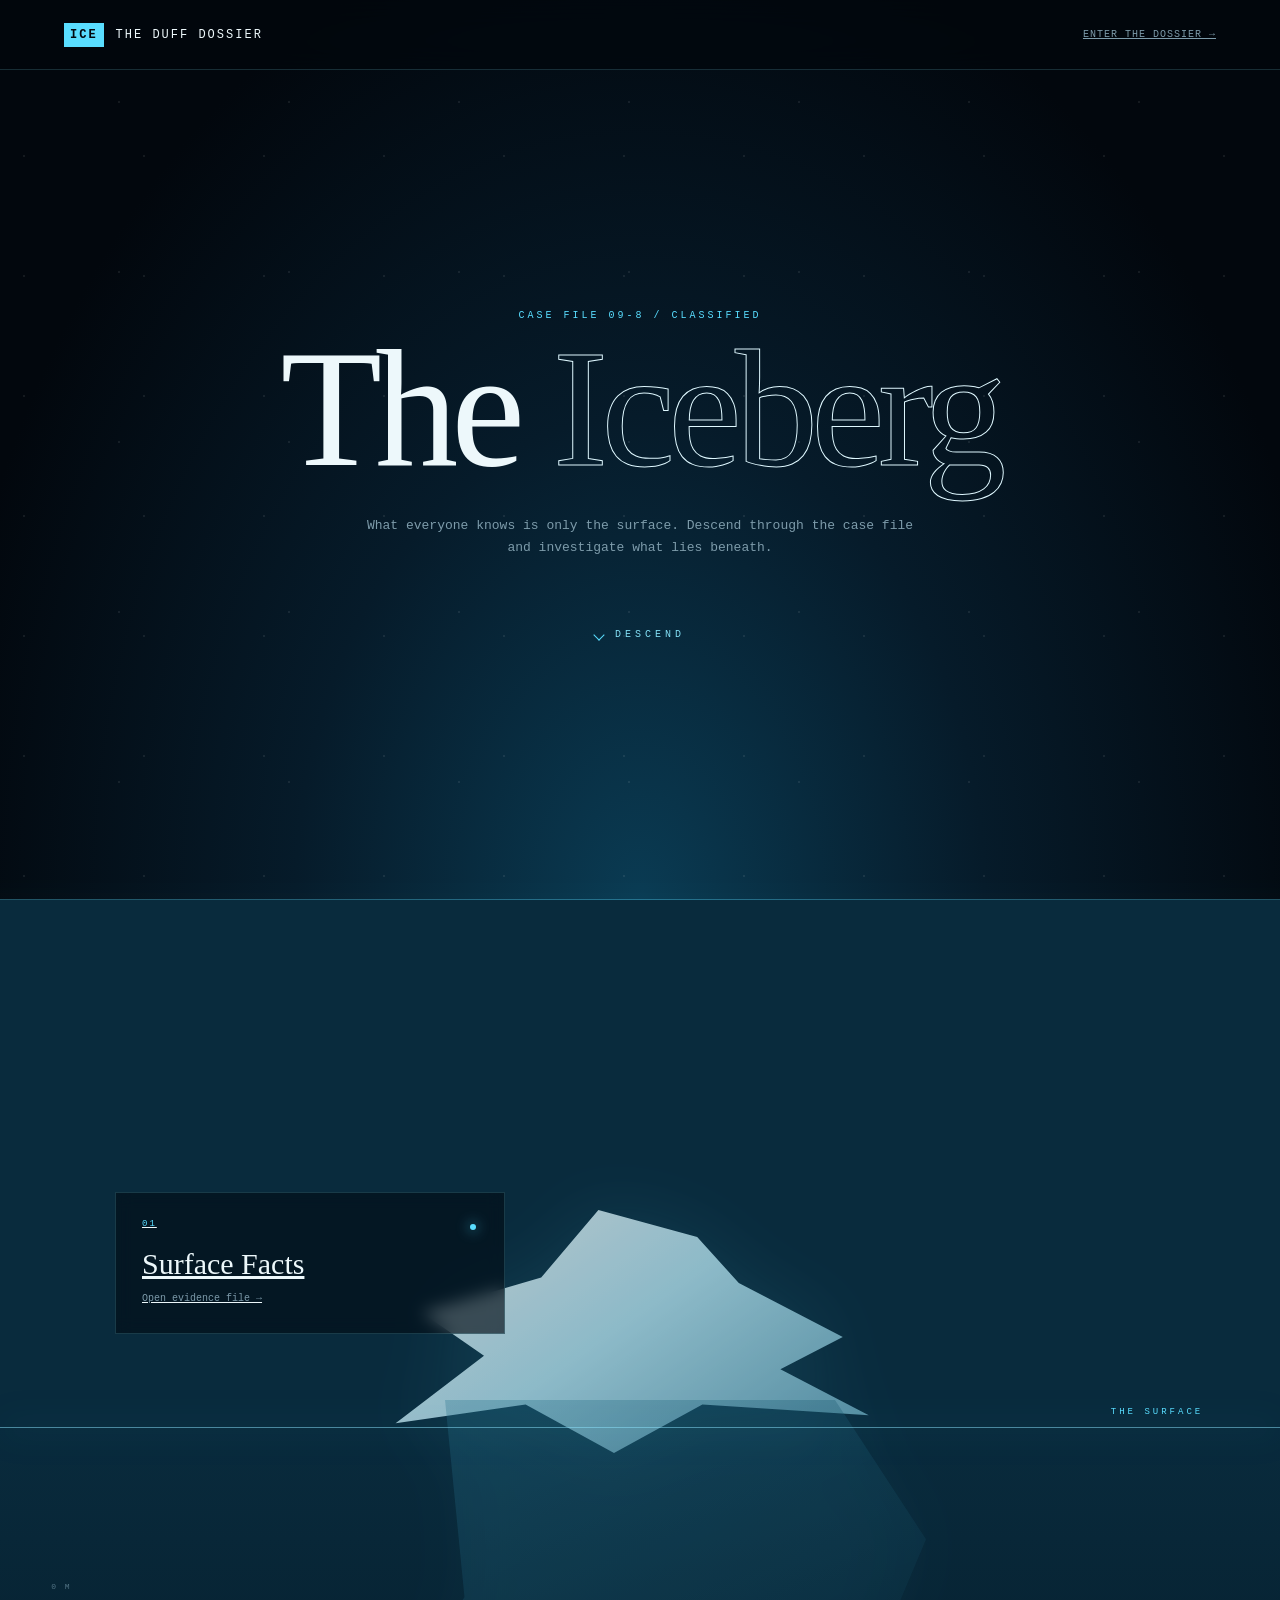
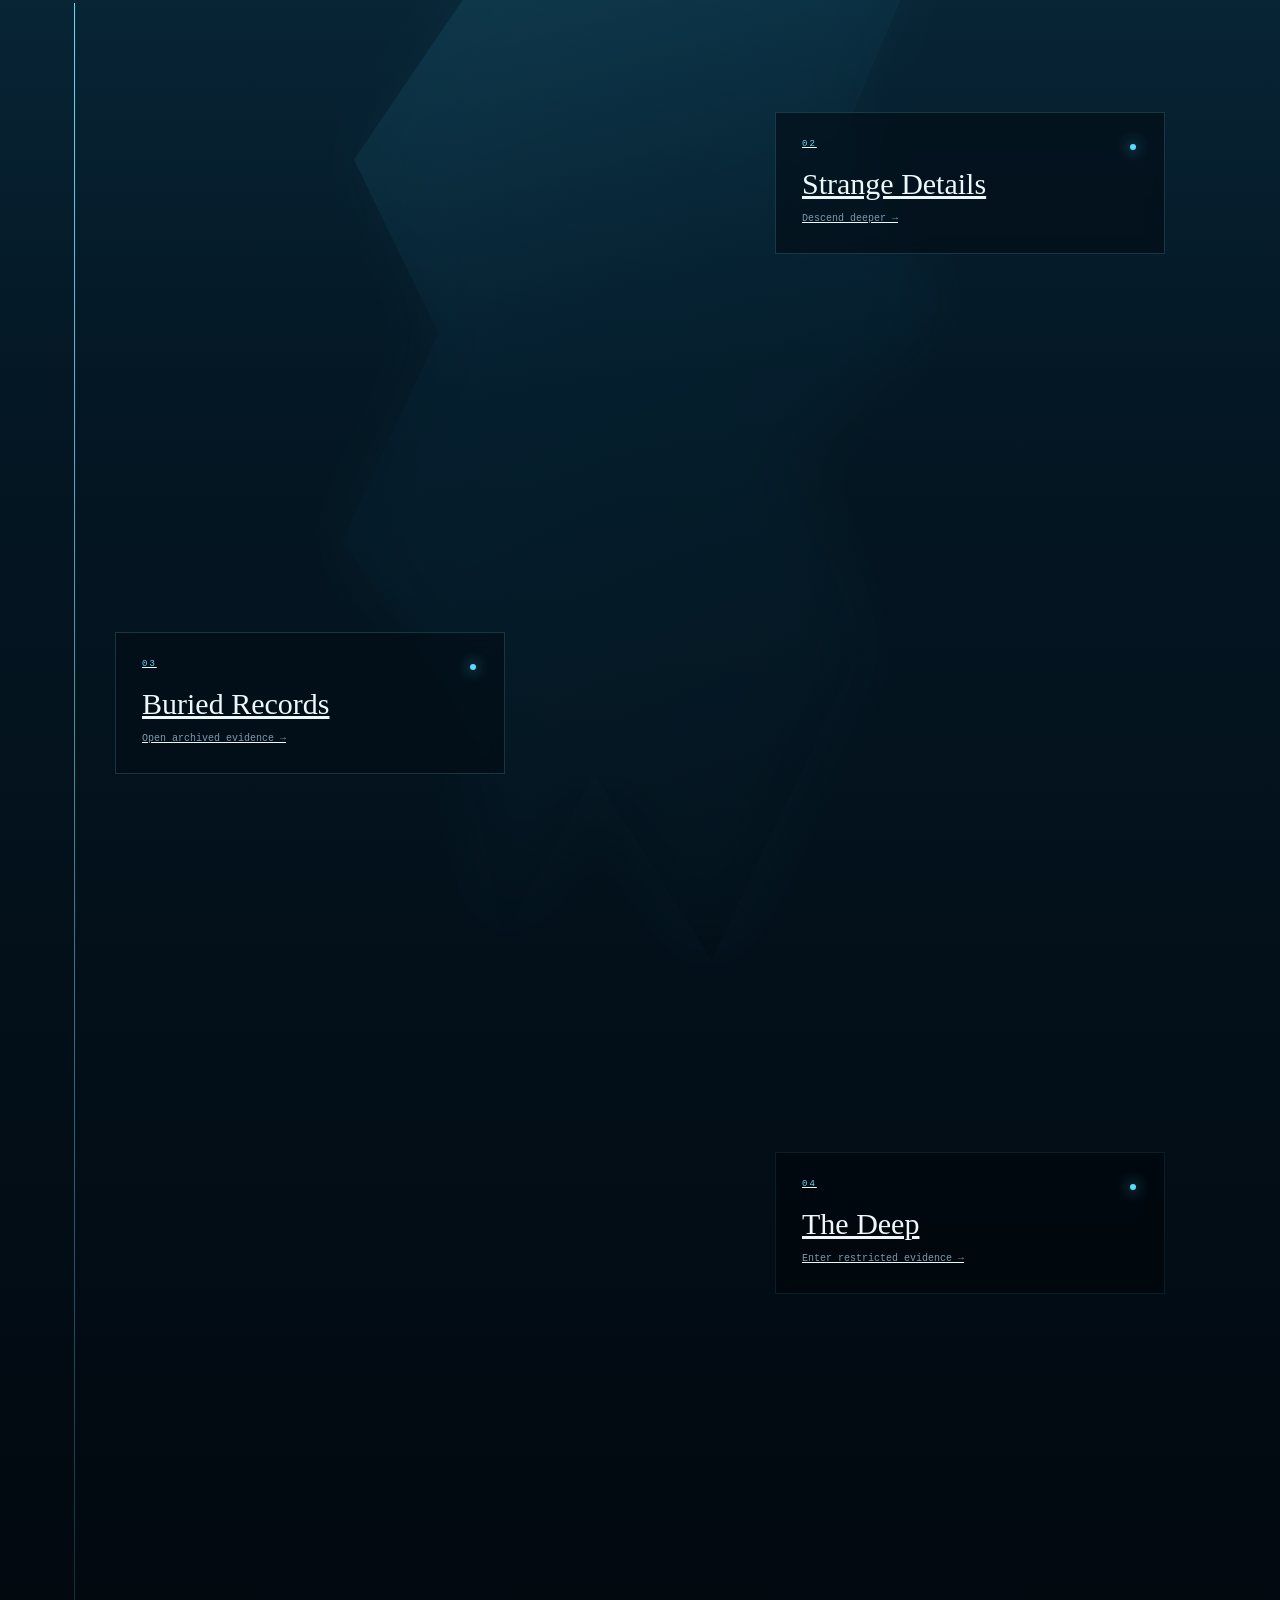
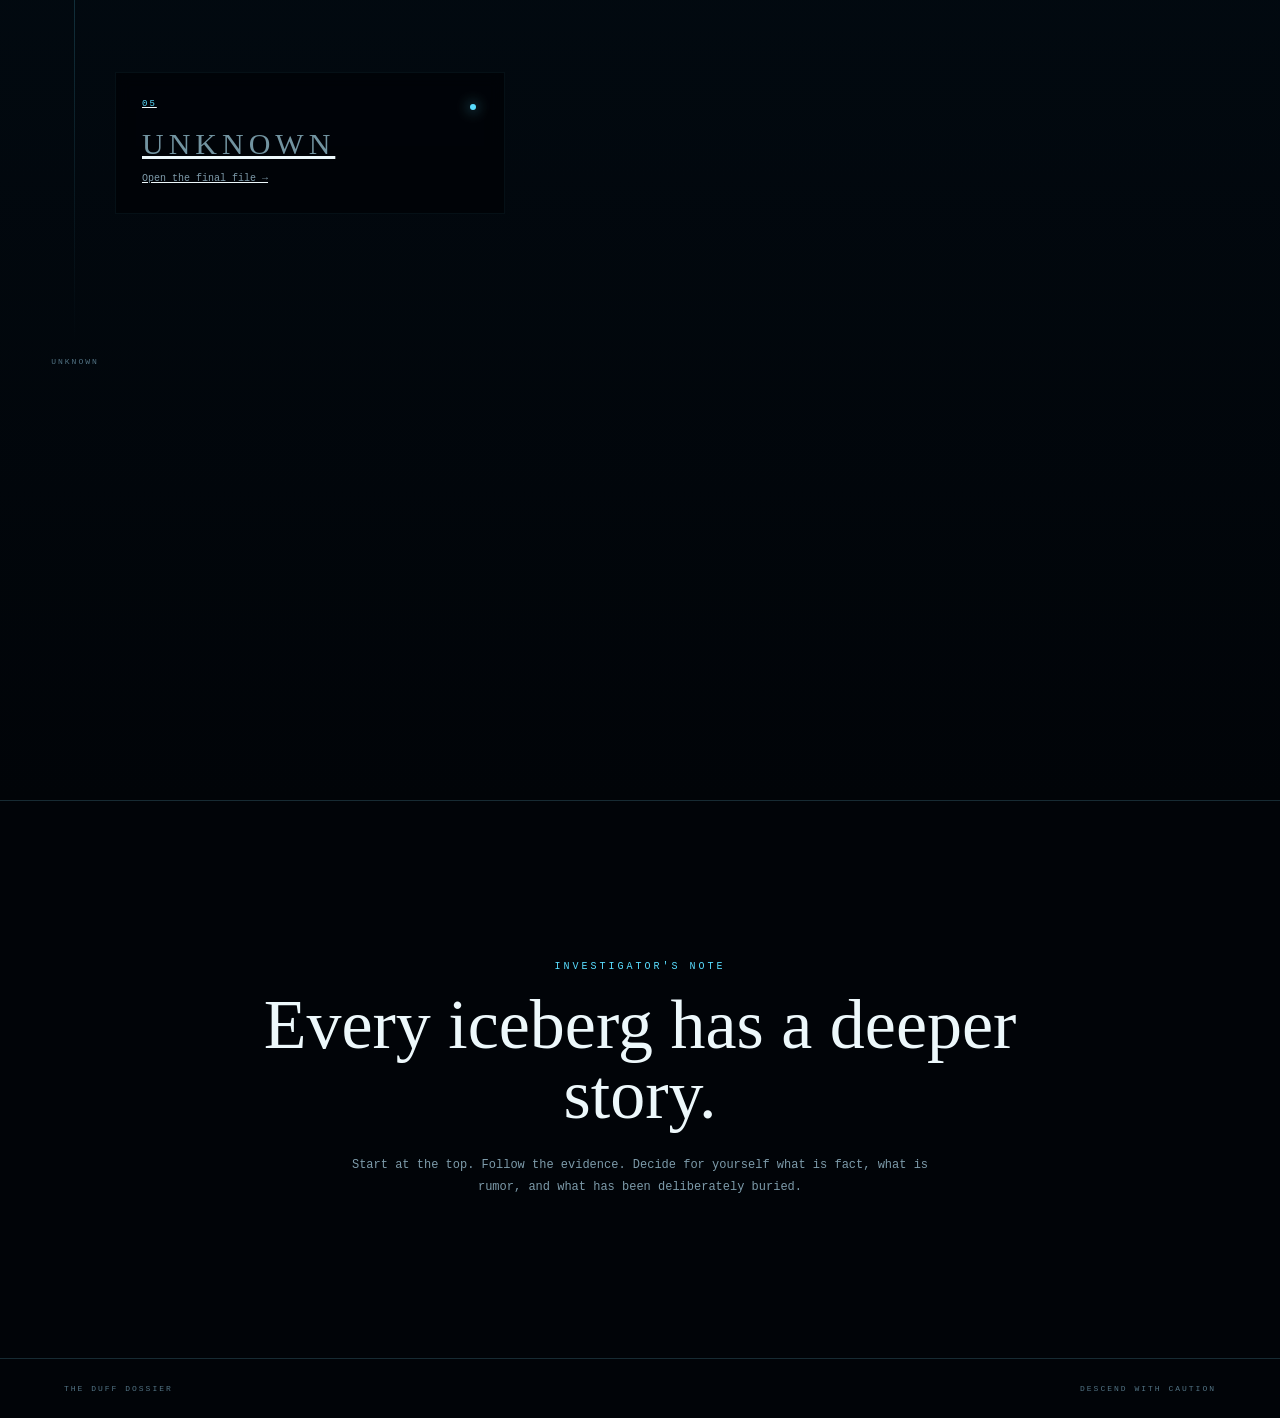
<file: index.html>
<!DOCTYPE html>
<html lang="en">
<head>
  <meta charset="UTF-8">
  <meta name="viewport" content="width=device-width, initial-scale=1.0">
  <meta name="description" content="An interactive iceberg investigation into the Duff Beer mystery.">
  <title>The Duff Beer Iceberg</title>
  <link rel="stylesheet" href="styles.css">
</head>
<body>
  <div class="ocean-noise"></div>
  <header class="site-header">
    <div class="brand"><span class="brand-mark">ICE</span><span>THE DUFF DOSSIER</span></div>
    <a class="sound-toggle" href="levels/level-1.html">ENTER THE DOSSIER →</a>
  </header>

  <main>
    <section class="hero">
      <p class="eyebrow">CASE FILE 09-8 / CLASSIFIED</p>
      <h1>The <span>Iceberg</span></h1>
      <p class="hero-copy">What everyone knows is only the surface. Descend through the case file and investigate what lies beneath.</p>
      <div class="scroll-cue"><span></span> DESCEND</div>
    </section>

    <section class="iceberg-section" aria-label="Iceberg levels">
      <div class="depth-meter" aria-hidden="true"><span>0 M</span><i></i><span>UNKNOWN</span></div>
      <div class="waterline"><span>THE SURFACE</span></div>
      <div class="iceberg" aria-hidden="true"><div class="iceberg-top"></div><div class="iceberg-below"></div></div>

      <div class="levels">
        <article class="level surface-level"><a class="level-card" href="levels/level-1.html"><span class="level-number">01</span><span class="level-title">Surface Facts</span><span class="level-hint">Open evidence file →</span></a></article>
        <article class="level"><a class="level-card" href="levels/level-2.html"><span class="level-number">02</span><span class="level-title">Strange Details</span><span class="level-hint">Descend deeper →</span></a></article>
        <article class="level"><a class="level-card" href="levels/level-3.html"><span class="level-number">03</span><span class="level-title">Buried Records</span><span class="level-hint">Open archived evidence →</span></a></article>
        <article class="level deep-level"><a class="level-card" href="levels/level-4.html"><span class="level-number">04</span><span class="level-title">The Deep</span><span class="level-hint">Enter restricted evidence →</span></a></article>
        <article class="level abyss-level"><a class="level-card" href="levels/level-5.html"><span class="level-number">05</span><span class="level-title">UNKNOWN</span><span class="level-hint">Open the final file →</span></a></article>
      </div>
    </section>

    <section class="briefing">
      <p class="eyebrow">INVESTIGATOR'S NOTE</p>
      <h2>Every iceberg has a deeper story.</h2>
      <p>Start at the top. Follow the evidence. Decide for yourself what is fact, what is rumor, and what has been deliberately buried.</p>
    </section>
  </main>

  <footer><span>THE DUFF DOSSIER</span><span>DESCEND WITH CAUTION</span></footer>
  <script src="script.js"></script>
</body>
</html>
</file>
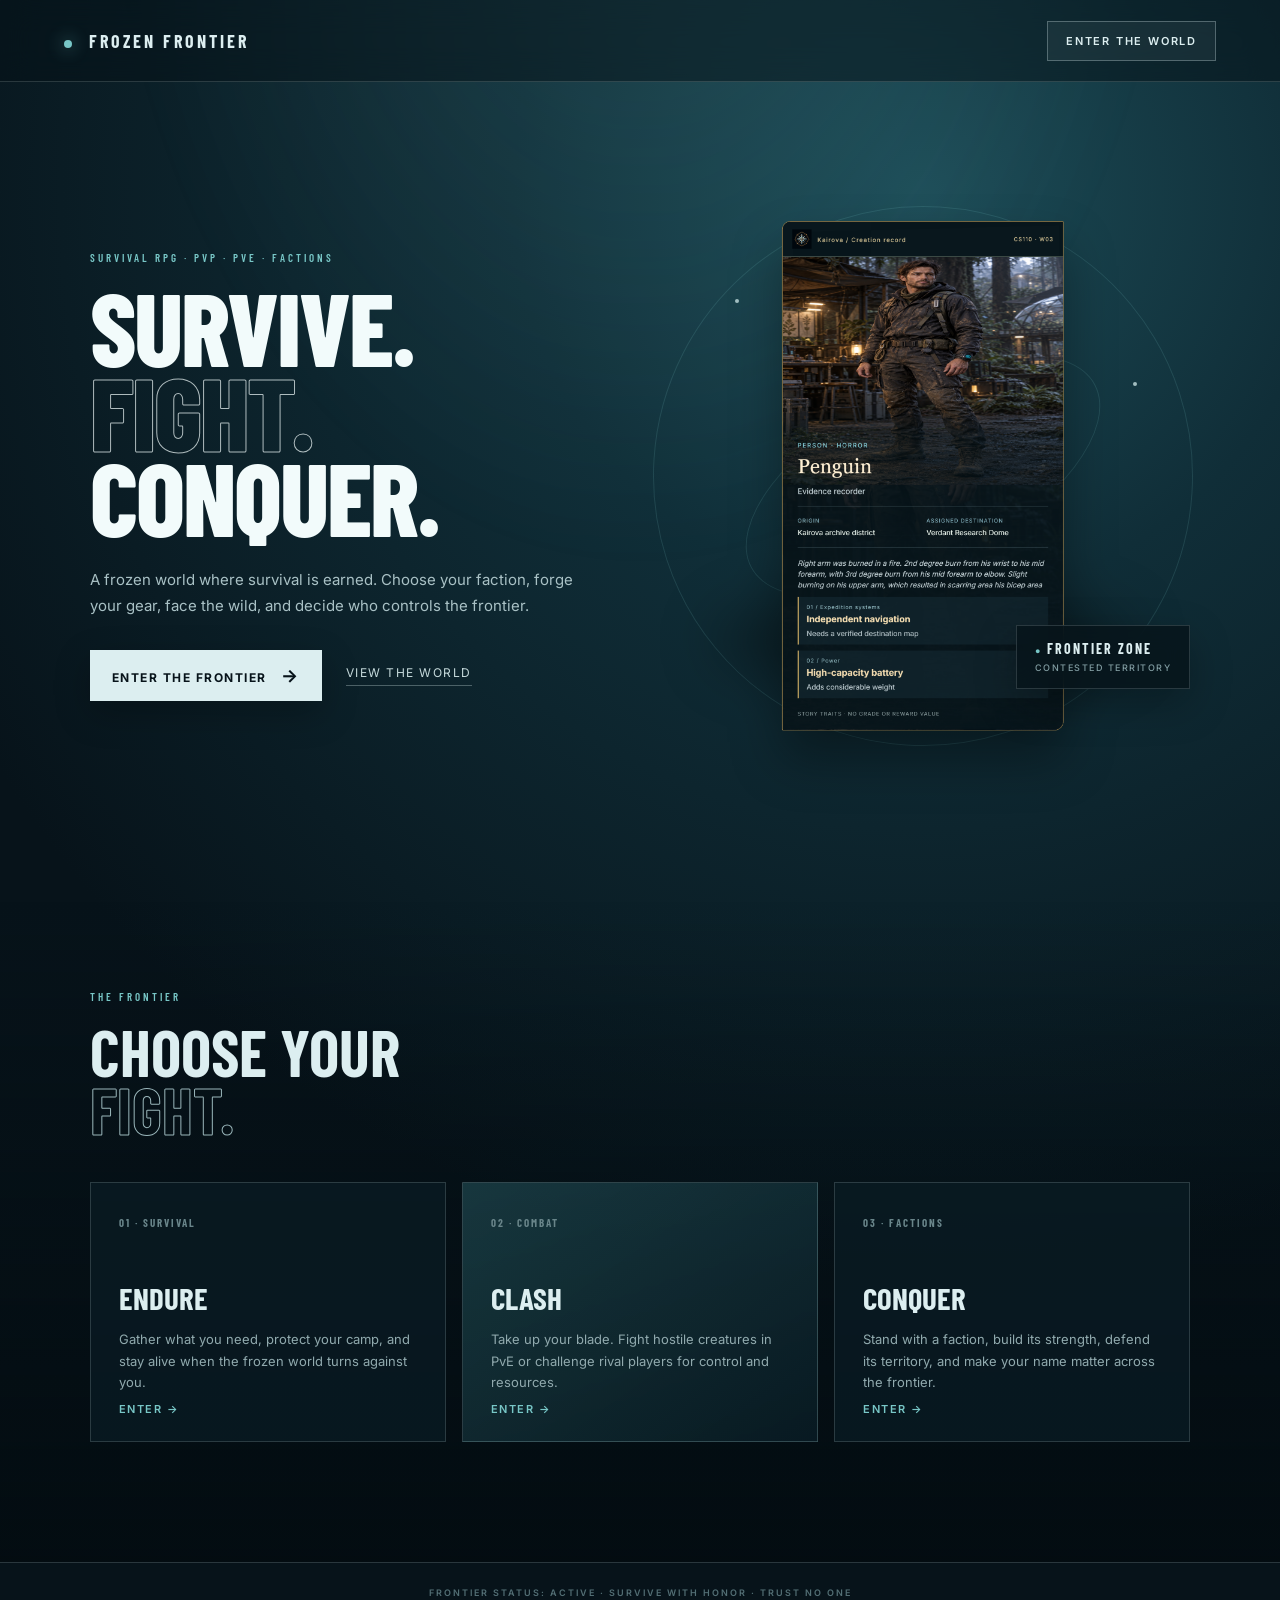
<file: penguin-theme/index.html>
<!DOCTYPE html>
<html lang="en">
<head>
  <meta charset="UTF-8">
  <meta name="viewport" content="width=device-width, initial-scale=1.0">
  <title>Frozen Frontier</title>
  <link rel="stylesheet" href="styles.css">
</head>
<body>
  <div class="sky-glow"></div>
  <header class="nav">
    <div class="brand"><span class="dot"></span> FROZEN FRONTIER</div>
    <button id="exploreBtn" class="nav-btn">Enter the World</button>
  </header>

  <main>
    <section class="hero">
      <div class="hero-copy">
        <p class="eyebrow">SURVIVAL RPG · PVP · PVE · FACTIONS</p>
        <h1>Survive.<br><span>Fight.</span><br>Conquer.</h1>
        <p class="intro">A frozen world where survival is earned. Choose your faction, forge your gear, face the wild, and decide who controls the frontier.</p>
        <div class="actions">
          <button id="discoverBtn" class="primary">Enter the Frontier <span>→</span></button>
          <a href="#journal" class="secondary">View the world</a>
        </div>
      </div>

      <div class="penguin-stage">
        <div class="orbit orbit-one"></div>
        <div class="orbit orbit-two"></div>
        <div class="snow snow-one"></div>
        <div class="snow snow-two"></div>
        <img src="../CS110_Penguin_Card.png" alt="Penguin warrior" class="penguin">
        <div class="location-card"><span>●</span> FRONTIER ZONE<br><small>CONTESTED TERRITORY</small></div>
      </div>
    </section>

    <section id="journal" class="journal">
      <div class="section-heading">
        <p class="eyebrow">THE FRONTIER</p>
        <h2>Choose your<br><em>fight.</em></h2>
      </div>
      <div class="cards">
        <article class="card">
          <span class="number">01 · SURVIVAL</span>
          <h3>Endure</h3>
          <p>Gather what you need, protect your camp, and stay alive when the frozen world turns against you.</p>
          <button class="card-btn" data-message="Survival systems online. Keep your camp secure.">Enter →</button>
        </article>
        <article class="card featured">
          <span class="number">02 · COMBAT</span>
          <h3>Clash</h3>
          <p>Take up your blade. Fight hostile creatures in PvE or challenge rival players for control and resources.</p>
          <button class="card-btn" data-message="Combat terminal ready. Rival activity detected.">Enter →</button>
        </article>
        <article class="card">
          <span class="number">03 · FACTIONS</span>
          <h3>Conquer</h3>
          <p>Stand with a faction, build its strength, defend its territory, and make your name matter across the frontier.</p>
          <button class="card-btn" data-message="Faction network active. Choose where you stand.">Enter →</button>
        </article>
      </div>
    </section>
  </main>

  <div id="toast" class="toast"></div>
  <footer>FRONTIER STATUS: ACTIVE · SURVIVE WITH HONOR · TRUST NO ONE</footer>
  <script src="script.js"></script>
</body>
</html>
</file>
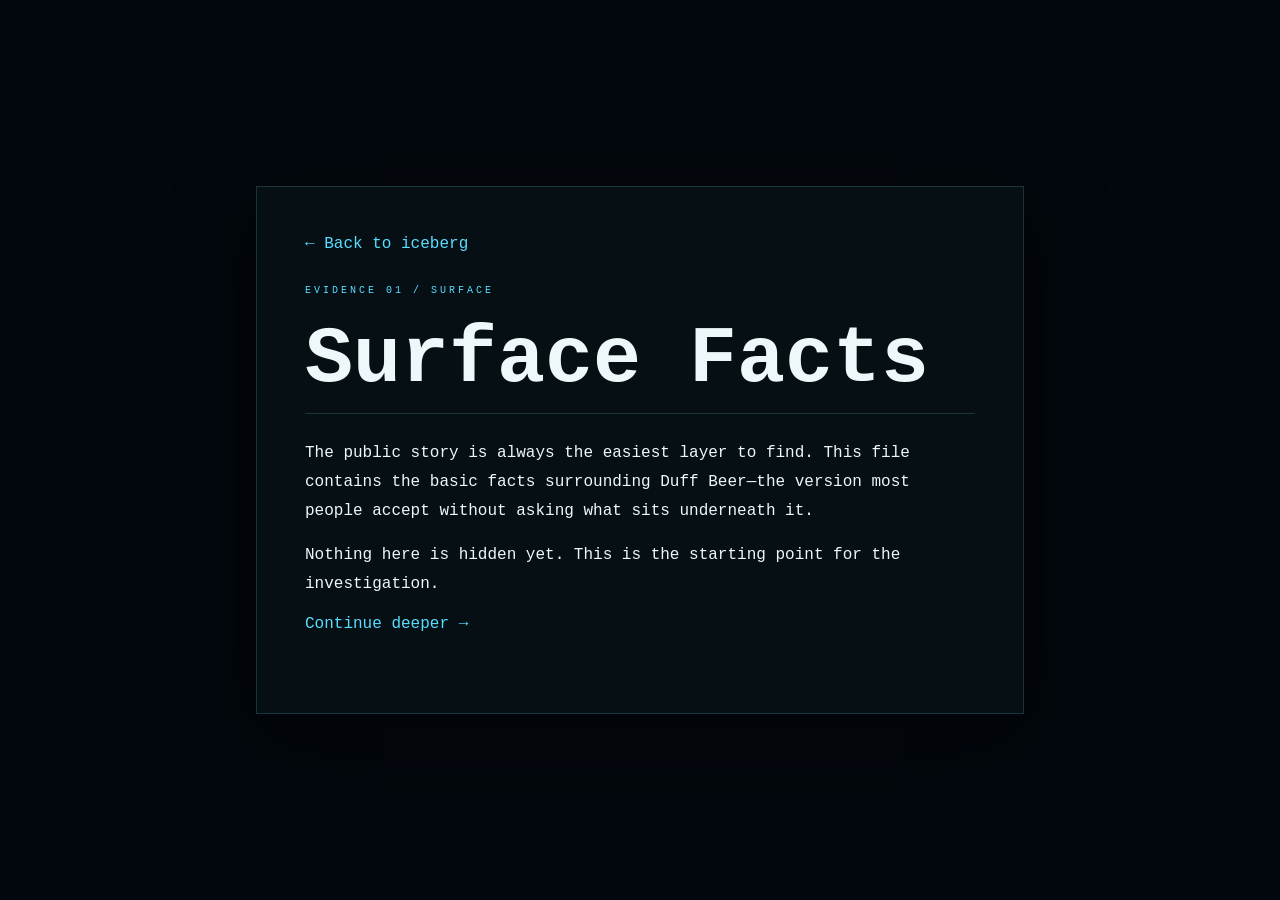
<file: levels/level-1.html>
<!DOCTYPE html>
<html lang="en"><head><meta charset="UTF-8"><meta name="viewport" content="width=device-width, initial-scale=1.0"><title>Evidence 01 — Surface Facts</title><link rel="stylesheet" href="../styles.css"><style>.evidence-page{min-height:100vh;display:grid;place-items:center;padding:7rem 1.5rem}.evidence-panel{position:relative;max-width:48rem;width:100%;padding:3rem;border:1px solid var(--line);background:rgba(6,16,22,.9);box-shadow:0 20px 80px rgba(0,0,0,.45)}.back-link{display:inline-block;margin-bottom:2rem;color:var(--signal);text-decoration:none}.evidence-page h1{font-size:clamp(2.5rem,7vw,5rem);margin:.5rem 0}.evidence-page p:not(.eyebrow){line-height:1.8;color:var(--ink)}</style></head><body><main class="evidence-page"><article class="evidence-panel"><a class="back-link" href="../index.html">← Back to iceberg</a><p class="eyebrow">EVIDENCE 01 / SURFACE</p><h1>Surface Facts</h1><div class="evidence-line"></div><p>The public story is always the easiest layer to find. This file contains the basic facts surrounding Duff Beer—the version most people accept without asking what sits underneath it.</p><p>Nothing here is hidden yet. This is the starting point for the investigation.</p><a class="back-link" href="level-2.html">Continue deeper →</a></article></main></body></html>
</file>
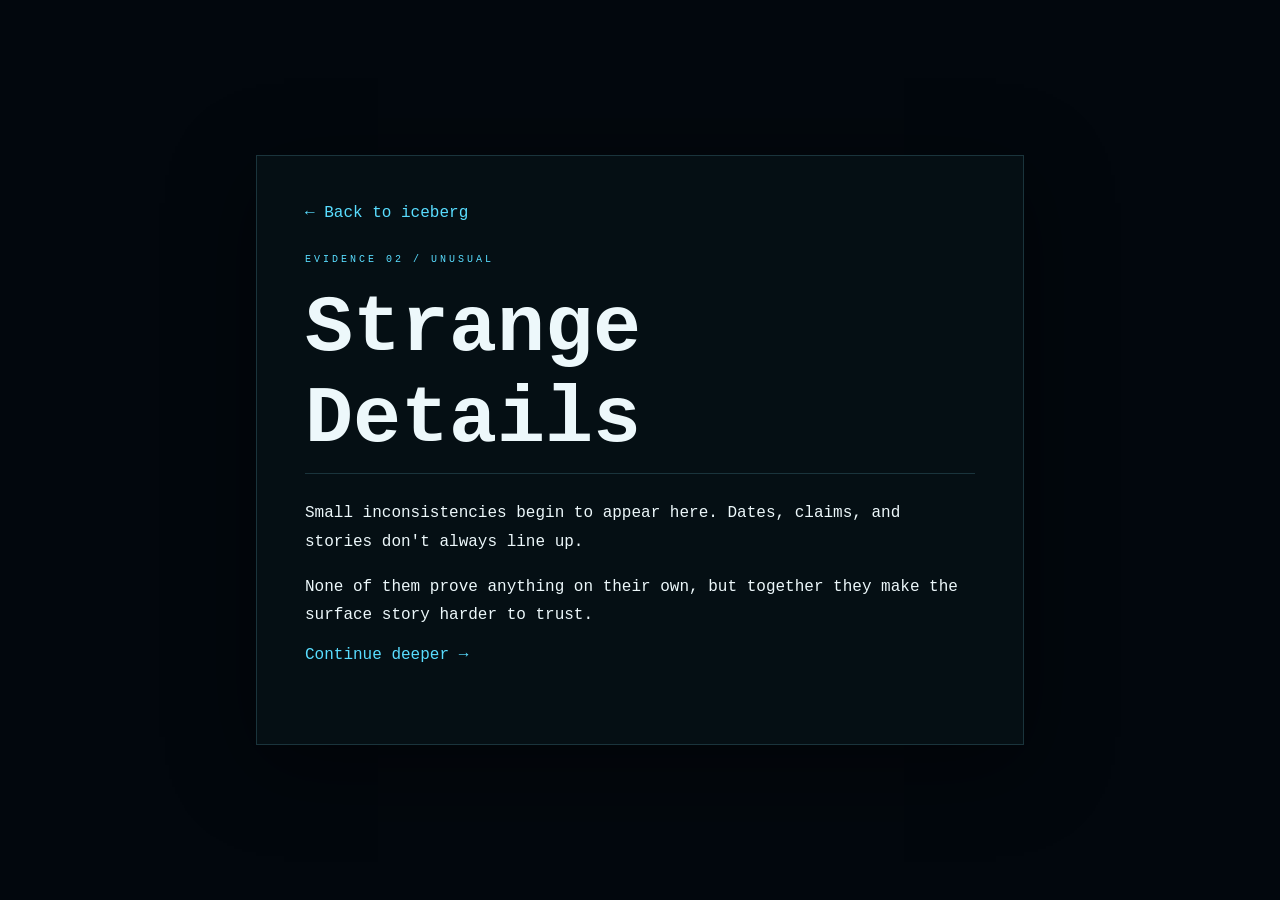
<file: levels/level-2.html>
<!DOCTYPE html>
<html lang="en"><head><meta charset="UTF-8"><meta name="viewport" content="width=device-width, initial-scale=1.0"><title>Evidence 02 — Strange Details</title><link rel="stylesheet" href="../styles.css"><style>.evidence-page{min-height:100vh;display:grid;place-items:center;padding:7rem 1.5rem}.evidence-panel{position:relative;max-width:48rem;width:100%;padding:3rem;border:1px solid var(--line);background:rgba(6,16,22,.9);box-shadow:0 20px 80px rgba(0,0,0,.45)}.back-link{display:inline-block;margin-bottom:2rem;color:var(--signal);text-decoration:none}.evidence-page h1{font-size:clamp(2.5rem,7vw,5rem);margin:.5rem 0}.evidence-page p:not(.eyebrow){line-height:1.8;color:var(--ink)}</style></head><body><main class="evidence-page"><article class="evidence-panel"><a class="back-link" href="../index.html">← Back to iceberg</a><p class="eyebrow">EVIDENCE 02 / UNUSUAL</p><h1>Strange Details</h1><div class="evidence-line"></div><p>Small inconsistencies begin to appear here. Dates, claims, and stories don't always line up.</p><p>None of them prove anything on their own, but together they make the surface story harder to trust.</p><a class="back-link" href="level-3.html">Continue deeper →</a></article></main></body></html>
</file>
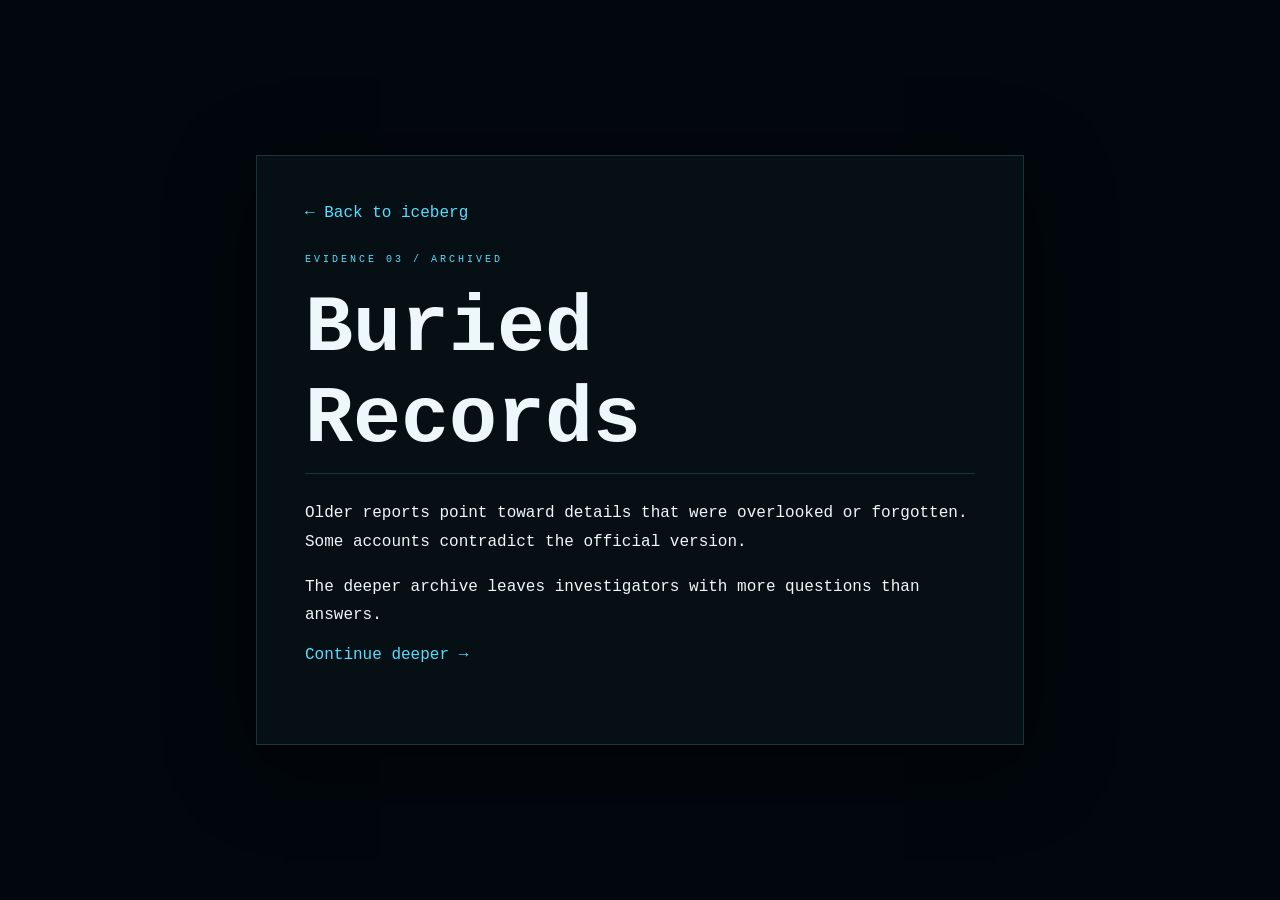
<file: levels/level-3.html>
<!DOCTYPE html>
<html lang="en"><head><meta charset="UTF-8"><meta name="viewport" content="width=device-width, initial-scale=1.0"><title>Evidence 03 — Buried Records</title><link rel="stylesheet" href="../styles.css"><style>.evidence-page{min-height:100vh;display:grid;place-items:center;padding:7rem 1.5rem}.evidence-panel{max-width:48rem;width:100%;padding:3rem;border:1px solid var(--line);background:rgba(6,16,22,.9);box-shadow:0 20px 80px rgba(0,0,0,.45)}.back-link{display:inline-block;margin-bottom:2rem;color:var(--signal);text-decoration:none}.evidence-page h1{font-size:clamp(2.5rem,7vw,5rem);margin:.5rem 0}.evidence-page p:not(.eyebrow){line-height:1.8;color:var(--ink)}</style></head><body><main class="evidence-page"><article class="evidence-panel"><a class="back-link" href="../index.html">← Back to iceberg</a><p class="eyebrow">EVIDENCE 03 / ARCHIVED</p><h1>Buried Records</h1><div class="evidence-line"></div><p>Older reports point toward details that were overlooked or forgotten. Some accounts contradict the official version.</p><p>The deeper archive leaves investigators with more questions than answers.</p><a class="back-link" href="level-4.html">Continue deeper →</a></article></main></body></html>
</file>
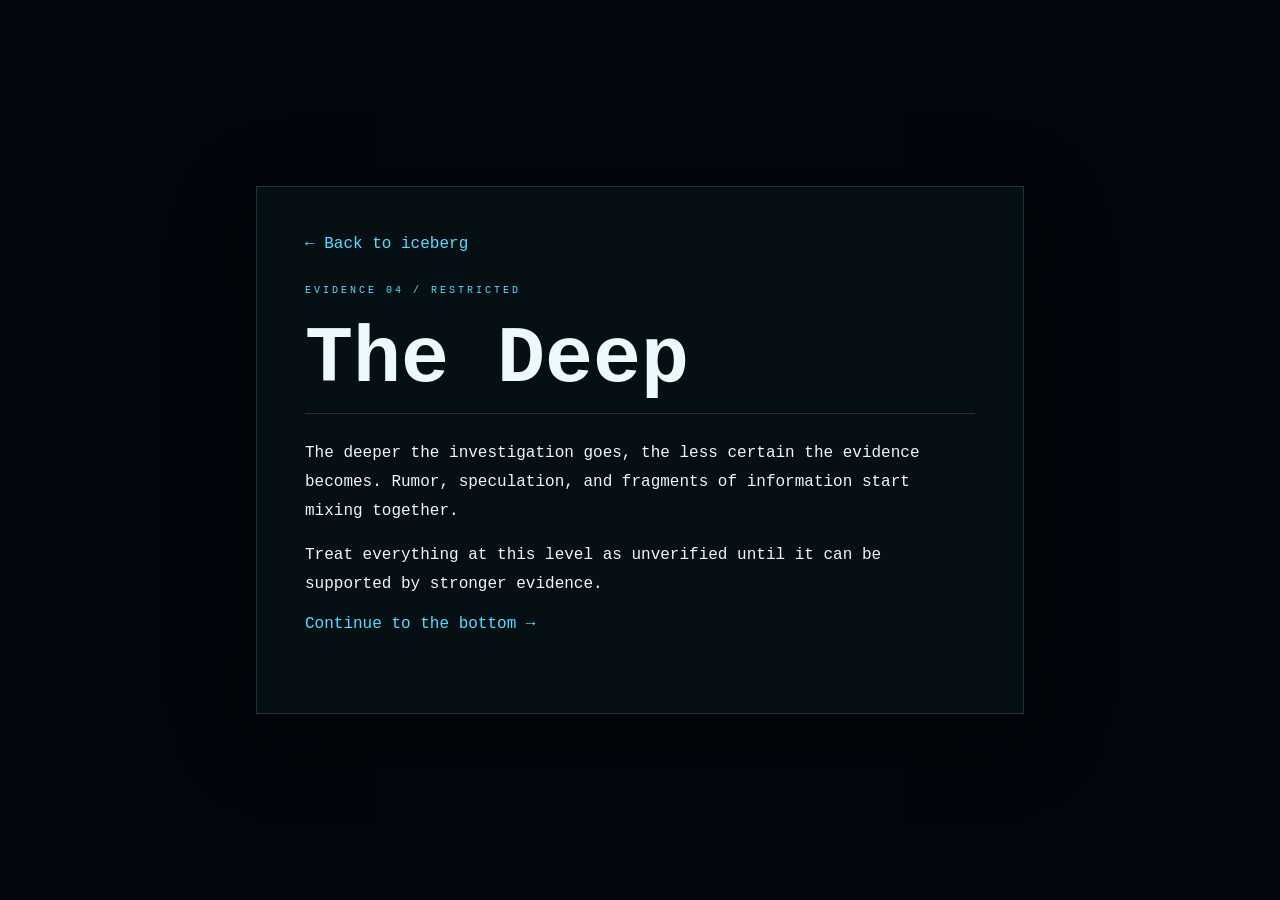
<file: levels/level-4.html>
<!DOCTYPE html>
<html lang="en"><head><meta charset="UTF-8"><meta name="viewport" content="width=device-width, initial-scale=1.0"><title>Evidence 04 — The Deep</title><link rel="stylesheet" href="../styles.css"><style>.evidence-page{min-height:100vh;display:grid;place-items:center;padding:7rem 1.5rem}.evidence-panel{max-width:48rem;width:100%;padding:3rem;border:1px solid var(--line);background:rgba(6,16,22,.9);box-shadow:0 20px 80px rgba(0,0,0,.45)}.back-link{display:inline-block;margin-bottom:2rem;color:var(--signal);text-decoration:none}.evidence-page h1{font-size:clamp(2.5rem,7vw,5rem);margin:.5rem 0}.evidence-page p:not(.eyebrow){line-height:1.8;color:var(--ink)}</style></head><body><main class="evidence-page"><article class="evidence-panel"><a class="back-link" href="../index.html">← Back to iceberg</a><p class="eyebrow">EVIDENCE 04 / RESTRICTED</p><h1>The Deep</h1><div class="evidence-line"></div><p>The deeper the investigation goes, the less certain the evidence becomes. Rumor, speculation, and fragments of information start mixing together.</p><p>Treat everything at this level as unverified until it can be supported by stronger evidence.</p><a class="back-link" href="level-5.html">Continue to the bottom →</a></article></main></body></html>
</file>
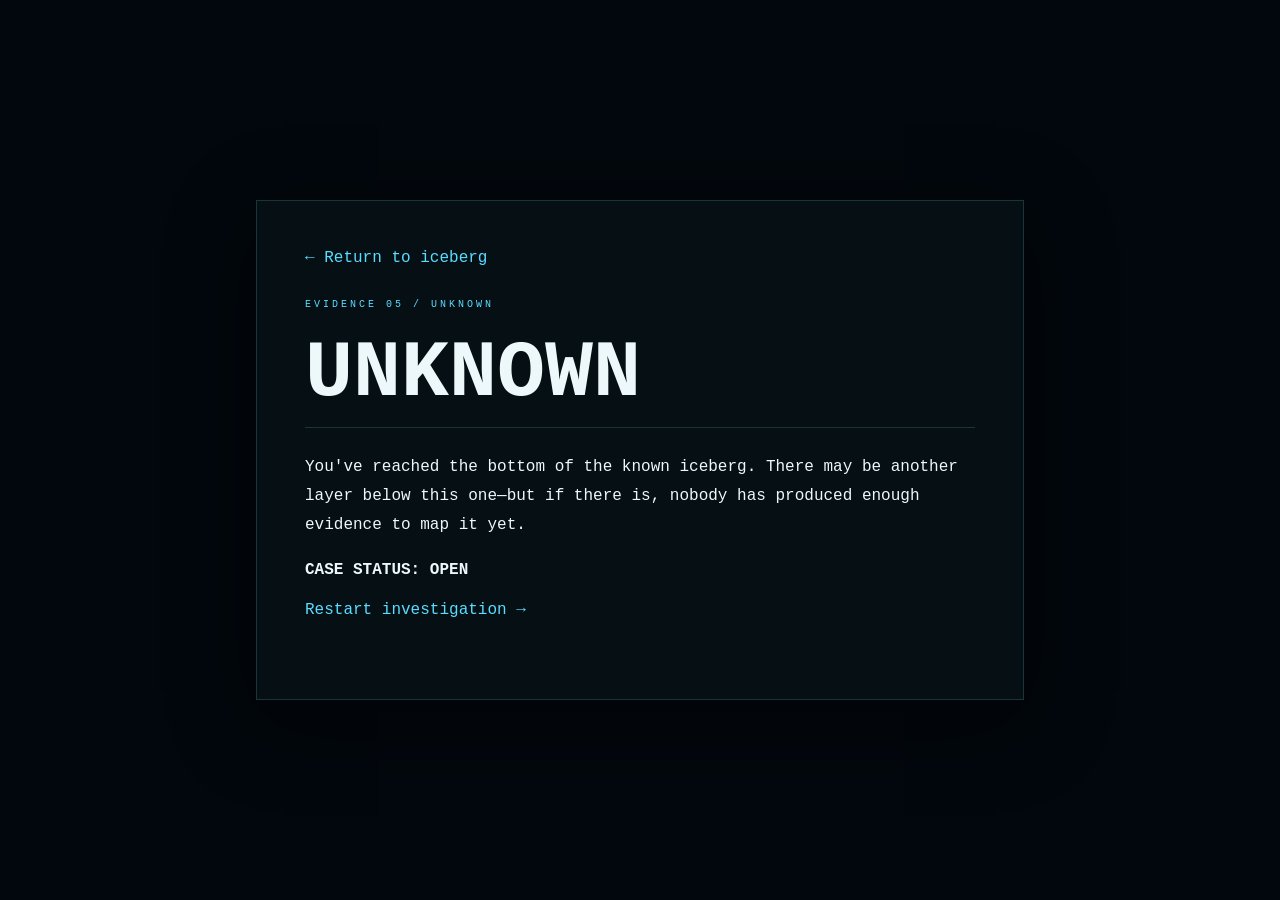
<file: levels/level-5.html>
<!DOCTYPE html>
<html lang="en"><head><meta charset="UTF-8"><meta name="viewport" content="width=device-width, initial-scale=1.0"><title>Evidence 05 — Unknown</title><link rel="stylesheet" href="../styles.css"><style>.evidence-page{min-height:100vh;display:grid;place-items:center;padding:7rem 1.5rem}.evidence-panel{max-width:48rem;width:100%;padding:3rem;border:1px solid var(--line);background:rgba(6,16,22,.9);box-shadow:0 20px 80px rgba(0,0,0,.45)}.back-link{display:inline-block;margin-bottom:2rem;color:var(--signal);text-decoration:none}.evidence-page h1{font-size:clamp(2.5rem,7vw,5rem);margin:.5rem 0}.evidence-page p:not(.eyebrow){line-height:1.8;color:var(--ink)}</style></head><body><main class="evidence-page"><article class="evidence-panel"><a class="back-link" href="../index.html">← Return to iceberg</a><p class="eyebrow">EVIDENCE 05 / UNKNOWN</p><h1>UNKNOWN</h1><div class="evidence-line"></div><p>You've reached the bottom of the known iceberg. There may be another layer below this one—but if there is, nobody has produced enough evidence to map it yet.</p><p><strong>CASE STATUS: OPEN</strong></p><a class="back-link" href="../index.html">Restart investigation →</a></article></main></body></html>
</file>
<file: styles.css>
:root {
  --deep: #02070d;
  --ocean: #061b2a;
  --water: #0b3449;
  --ice: #dff8ff;
  --ice-blue: #82dff5;
  --signal: #59ddff;
  --text: #edf8fb;
  --muted: #7d9baa;
  --line: rgba(125, 220, 245, .18);
}

* { box-sizing: border-box; }
html { scroll-behavior: smooth; }
body {
  margin: 0;
  color: var(--text);
  background: var(--deep);
  font-family: "Courier New", monospace;
  overflow-x: hidden;
}
button { font: inherit; }
.ocean-noise {
  position: fixed; inset: 0; pointer-events: none; z-index: 20; opacity: .08;
  background-image: radial-gradient(circle at 20% 30%, white 0 1px, transparent 1px), radial-gradient(circle at 70% 60%, white 0 1px, transparent 1px);
  background-size: 120px 120px, 170px 170px;
}
.site-header {
  position: fixed; z-index: 30; top: 0; left: 0; right: 0; height: 70px;
  display: flex; justify-content: space-between; align-items: center;
  padding: 0 5vw; border-bottom: 1px solid var(--line);
  background: rgba(2, 7, 13, .72); backdrop-filter: blur(14px);
}
.brand { display: flex; gap: 12px; align-items: center; font-size: 12px; letter-spacing: 2px; }
.brand-mark { color: var(--deep); background: var(--signal); padding: 5px 6px; font-weight: 900; }
.sound-toggle { color: var(--muted); background: none; border: 0; cursor: pointer; font-size: 10px; letter-spacing: 1px; }
.sound-toggle:hover { color: var(--signal); }
.hero {
  min-height: 100vh; display: grid; place-items: center; align-content: center; text-align: center;
  padding: 120px 24px 70px;
  background: radial-gradient(ellipse at 50% 100%, #0a3b53 0%, #061b2a 38%, var(--deep) 78%);
  position: relative;
}
.hero::after { content: ""; position: absolute; bottom: 0; left: -10%; width: 120%; height: 1px; background: var(--signal); opacity: .35; box-shadow: 0 0 25px var(--signal); }
.eyebrow { color: var(--signal); font-size: 10px; letter-spacing: 3px; margin: 0 0 18px; }
.hero h1 { margin: 0; font-family: Georgia, serif; font-size: clamp(64px, 13vw, 170px); line-height: .85; font-weight: 400; letter-spacing: -7px; }
.hero h1 span { color: transparent; -webkit-text-stroke: 1px var(--ice); }
.hero-copy { max-width: 560px; color: var(--muted); line-height: 1.7; margin: 35px auto 0; font-size: 13px; }
.scroll-cue { margin-top: 70px; color: var(--ice-blue); font-size: 10px; letter-spacing: 4px; display: flex; gap: 12px; align-items: center; justify-content: center; }
.scroll-cue span { width: 8px; height: 8px; border-right: 1px solid var(--signal); border-bottom: 1px solid var(--signal); transform: rotate(45deg); animation: bob 1.5s infinite; }
@keyframes bob { 50% { transform: translateY(5px) rotate(45deg); } }
.iceberg-section { position: relative; min-height: 3100px; background: linear-gradient(#092b3d 0 17%, #041724 35%, #020a11 70%, #010408); padding-top: 1px; overflow: hidden; }
.waterline { position: absolute; top: 17%; left: 0; right: 0; height: 1px; background: rgba(140, 230, 255, .5); box-shadow: 0 0 35px rgba(89,221,255,.5); z-index: 5; }
.waterline span { position: absolute; right: 6vw; top: -20px; color: var(--signal); font-size: 9px; letter-spacing: 3px; }
.iceberg { position: absolute; top: 10%; left: 50%; width: min(55vw, 650px); height: 1350px; transform: translateX(-50%); filter: drop-shadow(0 0 35px rgba(89,221,255,.13)); opacity: .75; }
.iceberg-top { position: absolute; top: 0; left: 10%; width: 80%; height: 270px; background: linear-gradient(145deg, #fff, #b9eaf7 45%, #589db4); clip-path: polygon(42% 0, 61% 10%, 69% 27%, 89% 47%, 77% 59%, 94% 76%, 62% 72%, 45% 90%, 28% 72%, 3% 79%, 20% 54%, 8% 38%, 31% 25%); }
.iceberg-below { position: absolute; top: 190px; left: 0; width: 100%; height: 1160px; background: linear-gradient(155deg, rgba(55,151,183,.75), rgba(5,39,58,.85) 45%, rgba(1,8,15,.95)); clip-path: polygon(20% 0, 80% 0, 94% 12%, 82% 28%, 96% 44%, 73% 57%, 84% 73%, 61% 100%, 43% 84%, 29% 98%, 21% 76%, 4% 64%, 19% 46%, 6% 31%, 23% 17%); opacity: .42; }
.depth-meter { position: absolute; top: 22%; left: 4vw; height: 64%; display: flex; flex-direction: column; justify-content: space-between; color: #527384; font-size: 8px; letter-spacing: 2px; z-index: 8; }
.depth-meter i { flex: 1; width: 1px; background: linear-gradient(var(--signal), transparent); margin: 12px auto; }
.levels { position: relative; z-index: 10; width: min(1050px, 90%); margin: 0 auto; padding-top: 8%; }
.level { min-height: 520px; display: flex; align-items: center; }
.level:nth-child(odd) { justify-content: flex-start; }
.level:nth-child(even) { justify-content: flex-end; }
.level-card { width: min(390px, 90vw); text-align: left; padding: 26px; color: var(--text); border: 1px solid var(--line); background: rgba(2, 13, 22, .65); backdrop-filter: blur(8px); cursor: pointer; transition: .35s ease; position: relative; }
.level-card::before { content: ""; position: absolute; width: 6px; height: 6px; border-radius: 50%; background: var(--signal); top: 31px; right: 28px; box-shadow: 0 0 14px var(--signal); }
.level-card:hover { transform: translateY(-7px); border-color: var(--signal); background: rgba(7, 35, 49, .8); box-shadow: 0 20px 70px rgba(0,0,0,.35), 0 0 30px rgba(89,221,255,.08); }
.level-number { display: block; color: var(--signal); font-size: 9px; letter-spacing: 2px; margin-bottom: 18px; }
.level-title { display: block; font-family: Georgia, serif; font-size: 30px; margin-bottom: 10px; }
.level-hint { display: block; color: var(--muted); font-size: 10px; line-height: 1.6; }
.deep-level .level-card { border-color: rgba(89,221,255,.1); background: rgba(1,7,13,.72); }
.abyss-level .level-card { border-color: rgba(89,221,255,.06); background: rgba(0,3,7,.8); }
.abyss-level .level-title { letter-spacing: 5px; color: #7294a1; }
.briefing { padding: 160px 24px; text-align: center; background: #010408; border-top: 1px solid var(--line); }
.briefing h2 { font: 400 clamp(35px, 6vw, 70px)/1 Georgia, serif; margin: 0 auto 25px; max-width: 800px; }
.briefing p:last-child { color: var(--muted); max-width: 600px; margin: auto; line-height: 1.8; font-size: 12px; }
.modal { display: none; position: fixed; inset: 0; z-index: 100; align-items: center; justify-content: center; padding: 24px; }
.modal.open { display: flex; }
.modal-backdrop { position: absolute; inset: 0; background: rgba(0,4,8,.82); backdrop-filter: blur(10px); }
.evidence-panel { position: relative; width: min(620px, 100%); padding: 50px; background: #06141e; border: 1px solid var(--signal); box-shadow: 0 0 80px rgba(89,221,255,.1); }
.close-modal { position: absolute; top: 14px; right: 18px; border: 0; background: none; color: var(--muted); font-size: 28px; cursor: pointer; }
.evidence-panel h2 { font: 400 46px Georgia, serif; margin: 0 0 25px; }
.evidence-line { width: 100%; height: 1px; background: var(--line); margin-bottom: 25px; }
.evidence-panel #modalText { color: #a9c3cd; line-height: 1.8; font-size: 13px; }
.evidence-stamp { display: inline-block; margin-top: 35px; border: 1px solid #36535e; color: #527384; padding: 6px 9px; font-size: 8px; letter-spacing: 2px; transform: rotate(-3deg); }
footer { display: flex; justify-content: space-between; padding: 25px 5vw; background: #010408; color: #527384; border-top: 1px solid var(--line); font-size: 8px; letter-spacing: 2px; }
@media (max-width: 650px) {
  .site-header { height: 58px; padding: 0 18px; }
  .brand span:last-child { display: none; }
  .hero h1 { letter-spacing: -4px; }
  .iceberg { width: 90vw; opacity: .45; }
  .levels { width: 86%; }
  .level, .level:nth-child(even), .level:nth-child(odd) { justify-content: center; min-height: 540px; }
  .depth-meter { display: none; }
  .evidence-panel { padding: 38px 25px; }
  .evidence-panel h2 { font-size: 36px; }
  footer { gap: 20px; flex-direction: column; }
}
</file>
<file: penguin-theme/styles.css>
@import url('https://fonts.googleapis.com/css2?family=Barlow+Condensed:wght@400;500;600;700;800&family=Inter:wght@400;500;600;700&display=swap');

:root{--night:#07131a;--ink:#0c2028;--ice:#dceef0;--frost:#eef8f8;--steel:#6d8b91;--teal:#78c7c7;--line:rgba(220,238,240,.16);--panel:rgba(10,29,37,.72)}
*{box-sizing:border-box}html{scroll-behavior:smooth}body{margin:0;background:radial-gradient(circle at 72% 12%,#1c4b56 0,#102e38 24%,#07131a 64%);color:var(--ice);font-family:Inter,system-ui,sans-serif;min-height:100vh;overflow-x:hidden}.sky-glow{position:fixed;inset:-20%;pointer-events:none;background:radial-gradient(ellipse at 50% 0,rgba(124,206,211,.13),transparent 42%);filter:blur(20px)}
body:before{content:'';position:fixed;inset:0;pointer-events:none;opacity:.2;background-image:linear-gradient(rgba(255,255,255,.035) 1px,transparent 1px),linear-gradient(90deg,rgba(255,255,255,.025) 1px,transparent 1px);background-size:64px 64px;mask-image:linear-gradient(to bottom,black,transparent 85%)}
.nav{height:82px;padding:0 clamp(22px,5vw,72px);display:flex;align-items:center;justify-content:space-between;border-bottom:1px solid var(--line);position:relative;z-index:3;background:rgba(5,17,23,.5);backdrop-filter:blur(16px)}.brand{font:700 18px 'Barlow Condensed',sans-serif;letter-spacing:3px}.dot{display:inline-block;width:8px;height:8px;border-radius:50%;background:var(--teal);box-shadow:0 0 18px rgba(120,199,199,.8);margin-right:10px}.nav-btn{border:1px solid rgba(220,238,240,.3);background:rgba(220,238,240,.06);color:var(--ice);padding:12px 18px;text-transform:uppercase;letter-spacing:1.8px;font:600 11px Inter;cursor:pointer}.nav-btn:hover{background:rgba(220,238,240,.14)}
main{position:relative;z-index:1}.hero{min-height:calc(100vh - 82px);display:grid;grid-template-columns:1fr 1fr;align-items:center;gap:30px;padding:60px clamp(22px,7vw,110px) 90px;max-width:1500px;margin:auto}.hero-copy{max-width:570px}.eyebrow{font:600 11px 'Barlow Condensed';letter-spacing:3px;color:var(--teal);margin:0 0 20px}.hero h1{font:800 clamp(66px,8vw,118px)/.83 'Barlow Condensed';text-transform:uppercase;letter-spacing:-2px;margin:0;color:#f2fbfb}.hero h1 span{color:transparent;-webkit-text-stroke:1px rgba(238,248,248,.72)}.intro{color:#a9c1c5;max-width:500px;line-height:1.75;font-size:15px;margin:28px 0}.actions{display:flex;align-items:center;gap:24px;margin-top:30px}.primary{border:0;background:var(--ice);color:var(--night);padding:15px 22px;font:700 12px Inter;text-transform:uppercase;letter-spacing:1.5px;cursor:pointer;box-shadow:0 12px 35px rgba(0,0,0,.25)}.primary span{font-size:18px;margin-left:10px}.secondary{color:#c5d9db;text-decoration:none;font-size:12px;text-transform:uppercase;letter-spacing:1.5px;border-bottom:1px solid rgba(197,217,219,.35);padding-bottom:5px}
.penguin-stage{height:590px;position:relative;display:flex;align-items:center;justify-content:center}.penguin-stage:after{content:'';position:absolute;width:420px;height:100px;bottom:80px;border-radius:50%;background:rgba(0,0,0,.32);filter:blur(28px)}.penguin{position:relative;z-index:2;width:min(80%,470px);max-height:520px;object-fit:contain;filter:drop-shadow(0 28px 25px rgba(0,0,0,.35))}.orbit{position:absolute;border:1px solid rgba(132,210,213,.14);border-radius:50%;z-index:0}.orbit-one{width:540px;height:540px;transform:rotate(-18deg)}.orbit-two{width:390px;height:180px;transform:rotate(-28deg)}.snow{position:absolute;width:4px;height:4px;background:#dff7f7;border-radius:50%;opacity:.7}.snow-one{left:15%;top:20%;box-shadow:110px 80px #dff7f7,220px -25px #dff7f7,320px 170px #dff7f7,80px 270px #dff7f7}.snow-two{right:10%;top:34%;box-shadow:-90px 120px #dff7f7,-190px 30px #dff7f7}.location-card{position:absolute;z-index:4;right:0;bottom:82px;background:rgba(7,20,26,.82);border:1px solid var(--line);padding:14px 18px;font:700 14px 'Barlow Condensed';letter-spacing:2px;backdrop-filter:blur(12px);box-shadow:0 15px 40px rgba(0,0,0,.25)}.location-card span{color:var(--teal);font-size:9px}.location-card small{font:500 9px Inter;color:#829da2;letter-spacing:1.5px}
.journal{padding:90px clamp(22px,7vw,110px) 120px;background:linear-gradient(180deg,transparent,rgba(2,10,14,.7));max-width:1500px;margin:auto}.section-heading h2{font:700 clamp(45px,5vw,72px)/.9 'Barlow Condensed';text-transform:uppercase;margin:0 0 44px}.section-heading em{font-style:normal;color:transparent;-webkit-text-stroke:1px #9bb8bc}.cards{display:grid;grid-template-columns:repeat(3,1fr);gap:16px}.card{min-height:260px;border:1px solid var(--line);background:var(--panel);padding:28px;position:relative;overflow:hidden;transition:.25s transform,.25s border-color}.card:hover{transform:translateY(-5px);border-color:rgba(120,199,199,.4)}.card.featured{background:linear-gradient(145deg,rgba(40,91,99,.52),rgba(10,29,37,.8))}.number{font:700 11px 'Barlow Condensed';color:#69858a;letter-spacing:2px}.card h3{font:700 31px 'Barlow Condensed';text-transform:uppercase;margin:48px 0 10px}.card p{color:#91aaae;font-size:13px;line-height:1.65;max-width:320px}.card-btn{position:absolute;bottom:25px;left:28px;background:none;border:0;color:var(--teal);font:600 11px Inter;text-transform:uppercase;letter-spacing:1.5px;cursor:pointer;padding:0}.toast{position:fixed;left:50%;bottom:28px;transform:translate(-50%,20px);opacity:0;z-index:10;background:#edf7f7;color:#092029;padding:13px 18px;font-size:12px;font-weight:700;transition:.25s;pointer-events:none}.toast.show{opacity:1;transform:translate(-50%,0)}footer{text-align:center;padding:24px;color:#536f75;font:600 9px Inter;letter-spacing:2px;border-top:1px solid var(--line)}
@media(max-width:850px){.hero{grid-template-columns:1fr;padding-top:55px}.penguin-stage{height:450px;order:-1}.penguin{width:65%;max-height:400px}.orbit-one{width:390px;height:390px}.location-card{right:4%;bottom:45px}.cards{grid-template-columns:1fr}.hero h1{font-size:72px}.nav-btn{padding:10px 12px;font-size:9px}.brand{font-size:15px}}
@media(max-width:500px){.nav{height:68px}.brand{letter-spacing:2px}.hero{min-height:auto}.penguin-stage{height:360px}.location-card{font-size:11px}.actions{align-items:flex-start;flex-direction:column;gap:18px}}
</file>
